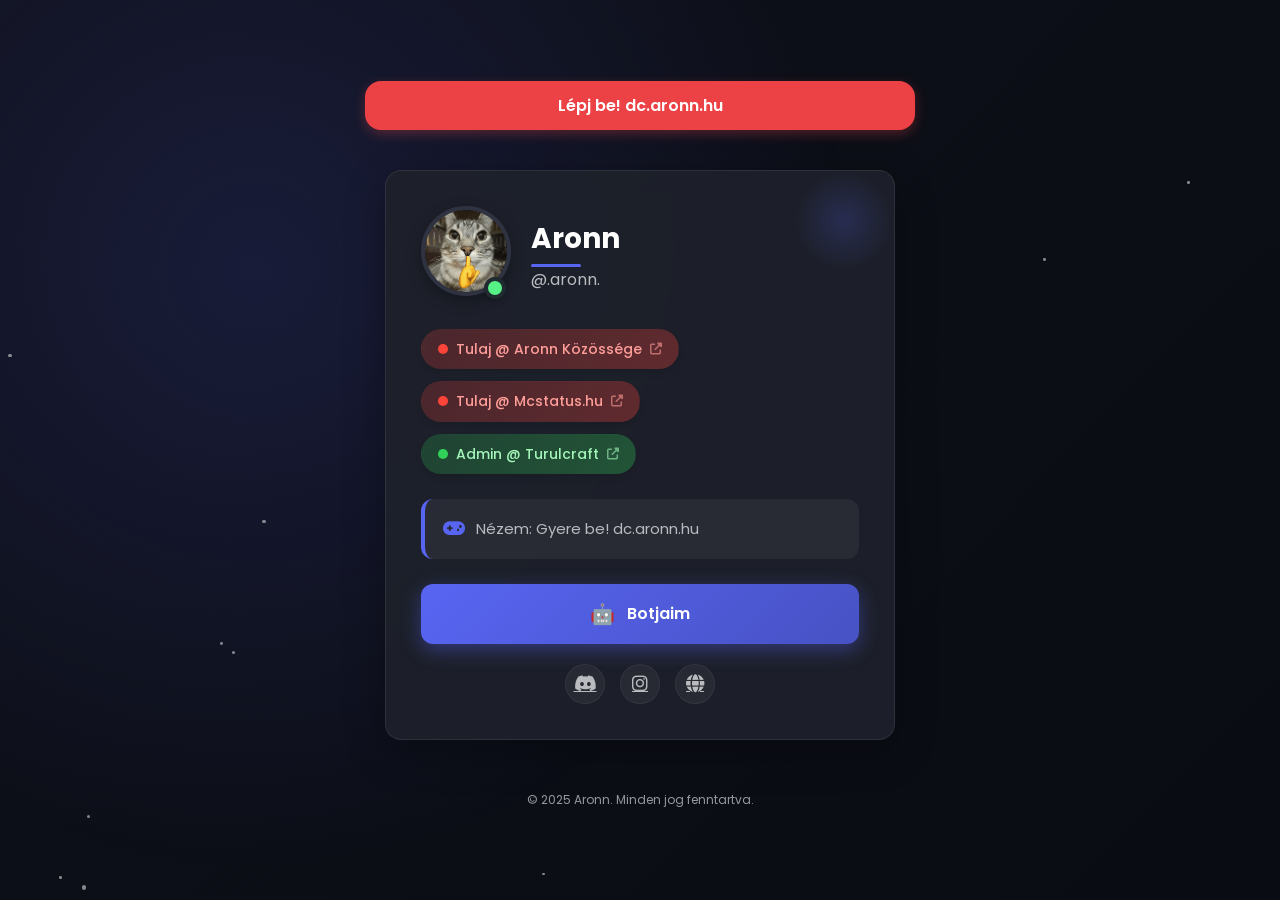
<file: index.html>
<!DOCTYPE html>
<html lang="hu">
<head>
  <meta charset="UTF-8">
  <meta name="viewport" content="width=device-width, initial-scale=1.0">
  <title>Aronn | dc.aronn.hu</title>
  <link rel="icon" href="aronn.png" type="image/png">
  <link rel="alternate" type="application/json+oembed" href="https://aronn.hu/oembed.json" title="Aronn">
  <link rel="stylesheet" href="https://cdnjs.cloudflare.com/ajax/libs/font-awesome/6.4.0/css/all.min.css">
  <link href="https://fonts.googleapis.com/css2?family=Poppins:wght@300;400;500;600;700&display=swap" rel="stylesheet">
</head>

<style>
:root {
  --primary: #5865f2;
  --primary-dark: #4752c4;
  --secondary: #57f287;
  --danger: #ed4245;
  --warning: #faa61a;
  --text-primary: #ffffff;
  --text-secondary: #b9bbbe;
  --bg-dark: #0f111a;
  --bg-darker: #0a0c14;
  --bg-card: rgba(30, 33, 43, 0.95);
  --border-radius: 16px;
  --transition: all 0.3s cubic-bezier(0.25, 0.8, 0.25, 1);
}

* {
  margin: 0;
  padding: 0;
  box-sizing: border-box;
  font-family: 'Poppins', 'Segoe UI', Tahoma, Geneva, Verdana, sans-serif;
}

body {
  background: linear-gradient(135deg, var(--bg-dark) 0%, var(--bg-darker) 100%);
  min-height: 100vh;
  display: flex;
  flex-direction: column;
  align-items: center;
  justify-content: center;
  color: var(--text-primary);
  line-height: 1.6;
  overflow-x: hidden;
  position: relative;
}

body::before {
  content: '';
  position: fixed;
  top: 0;
  left: 0;
  width: 100%;
  height: 100%;
  background: radial-gradient(circle at 20% 30%, rgba(88, 101, 242, 0.15) 0%, transparent 50%);
  z-index: -1;
}

.header {
  background-color: var(--danger);
  color: white;
  padding: 12px 20px;
  border-radius: var(--border-radius);
  margin-bottom: 20px;
  text-align: center;
  font-weight: 600;
  box-shadow: 0 4px 12px rgba(237, 66, 69, 0.3);
  width: 100%;
  max-width: 550px;
  animation: fadeIn 0.8s ease-out;
}

.footer {
  margin-top: 20px;
  color: var(--text-secondary);
  font-size: 12px;
  text-align: center;
  width: 100%;
  padding: 10px;
  opacity: 0.8;
}

.container {
  padding: 20px;
  width: 100%;
  max-width: 550px !important;
  animation: fadeIn 0.8s ease-out;
}

.profile-card {
  background: var(--bg-card);
  border-radius: var(--border-radius);
  padding: 35px;
  box-shadow: 0 12px 40px rgba(0, 0, 0, 0.3);
  backdrop-filter: blur(12px);
  border: 1px solid rgba(255, 255, 255, 0.08);
  transition: var(--transition);
  position: relative;
  overflow: hidden;
}

.profile-card:hover {
  transform: translateY(-5px);
  box-shadow: 0 15px 45px rgba(0, 0, 0, 0.4);
}

.profile-card::after {
  content: '';
  position: absolute;
  top: 0;
  right: 0;
  width: 100px;
  height: 100px;
  background: radial-gradient(circle, rgba(88, 101, 242, 0.2) 0%, transparent 70%);
  z-index: -1;
}

.profile-header {
  display: flex;
  align-items: center;
  gap: 20px;
  margin-bottom: 25px;
  flex-wrap: wrap;
  position: relative;
}

.avatar-container {
  position: relative;
  transition: var(--transition);
}

.avatar {
  width: 90px;
  height: 90px;
  border-radius: 50%;
  border: 4px solid #2f3241;
  object-fit: cover;
  transition: var(--transition);
  box-shadow: 0 5px 15px rgba(0, 0, 0, 0.3);
}

.avatar-container:hover .avatar {
  transform: scale(1.05);
  box-shadow: 0 8px 25px rgba(0, 0, 0, 0.4);
}

.status {
  position: absolute;
  bottom: 5px;
  right: 5px;
  width: 22px;
  height: 22px;
  border-radius: 50%;
  border: 4px solid var(--bg-card);
  box-shadow: 0 2px 5px rgba(0, 0, 0, 0.2);
  transition: var(--transition);
}

.status.online {
  background-color: var(--secondary);
  animation: pulse 2s infinite;
}

.username {
  color: var(--text-primary);
  word-break: break-all;
  font-size: 28px;
  font-weight: 700;
  margin-bottom: 5px;
  position: relative;
  display: inline-block;
}

.username::after {
  content: '';
  position: absolute;
  bottom: -5px;
  left: 0;
  width: 50px;
  height: 3px;
  background: var(--primary);
  border-radius: 3px;
  transition: width 0.3s ease;
}

.username:hover::after {
  width: 100%;
}

.user-tag {
  color: var(--text-secondary);
  font-size: 16px;
  font-weight: 400;
}

.roles {
  display: flex;
  flex-wrap: wrap;
  gap: 12px;
  margin-bottom: 25px;
}

.role {
  padding: 8px 16px;
  border-radius: 20px;
  font-size: 14px;
  font-weight: 500;
  display: flex;
  align-items: center;
  gap: 8px;
  color: white;
  text-decoration: none;
  transition: var(--transition);
  box-shadow: 0 4px 6px rgba(0, 0, 0, 0.1);
  border: 1px solid transparent;
}

.role:hover {
  transform: translateY(-3px);
  box-shadow: 0 7px 14px rgba(0, 0, 0, 0.2);
  border-color: rgba(255, 255, 255, 0.1);
}

.role-dot {
  width: 10px;
  height: 10px;
  border-radius: 50%;
  flex-shrink: 0;
}

.role.owner {
  background: linear-gradient(135deg, rgba(255, 69, 58, 0.2) 0%, rgba(255, 69, 58, 0.3) 100%);
  color: #ff9e99;
}
.role.owner .role-dot {
  background: #ff453a;
}

.role.admin {
  background: linear-gradient(135deg, rgba(48, 209, 88, 0.2) 0%, rgba(48, 209, 88, 0.3) 100%);
  color: #a3f5b9;
}
.role.admin .role-dot {
  background: #30d158;
}

.role.staff {
  background: linear-gradient(135deg, rgba(94, 92, 230, 0.2) 0%, rgba(94, 92, 230, 0.3) 100%);
  color: #c1c0f5;
}
.role.staff .role-dot {
  background: #5e5ce6;
}

.role.developer {
  background: linear-gradient(135deg, rgba(255, 146, 43, 0.2) 0%, rgba(255, 146, 43, 0.3) 100%);
  color: #ffd3a7;
}
.role.developer .role-dot {
  background: #ff922b;
}

.role.moderator {
  background: linear-gradient(135deg, rgba(66, 135, 245, 0.2) 0%, rgba(66, 135, 245, 0.3) 100%);
  color: #a8c9f8;
}
.role.moderator .role-dot {
  background: #4287f5;
}

.role.helper {
  background: linear-gradient(135deg, rgba(190, 75, 219, 0.2) 0%, rgba(190, 75, 219, 0.3) 100%);
  color: #e4b0f0;
}
.role.helper .role-dot {
  background: #be4bdb;
}

.status-message {
  margin-top: 20px;
  padding: 18px;
  background: rgba(255, 255, 255, 0.05);
  border-radius: 12px;
  color: var(--text-secondary);
  font-size: 15px;
  border-left: 4px solid var(--primary);
  transition: var(--transition);
}

.status-message:hover {
  background: rgba(255, 255, 255, 0.08);
  transform: translateX(5px);
}

.status-message p {
  transition: opacity 0.3s ease;
  display: flex;
  align-items: center;
  gap: 10px;
}

.status-message i {
  font-size: 18px;
  color: var(--primary);
}

.buttons {
  display: flex;
  flex-direction: column;
  gap: 15px;
  margin-top: 25px;
}

.aronn-bots-button {
  display: flex;
  align-items: center;
  justify-content: center;
  gap: 12px;
  padding: 14px 24px;
  background: linear-gradient(135deg, var(--primary) 0%, var(--primary-dark) 100%);
  border-radius: 12px;
  color: white;
  text-decoration: none;
  font-weight: 600;
  font-size: 16px;
  transition: var(--transition);
  border: none;
  cursor: pointer;
  box-shadow: 0 6px 20px rgba(88, 101, 242, 0.4);
  position: relative;
  overflow: hidden;
}

.aronn-bots-button::before {
  content: '';
  position: absolute;
  top: 0;
  left: -100%;
  width: 100%;
  height: 100%;
  background: linear-gradient(90deg, transparent, rgba(255, 255, 255, 0.2), transparent);
  transition: 0.5s;
}

.aronn-bots-button:hover {
  transform: translateY(-3px);
  box-shadow: 0 8px 25px rgba(88, 101, 242, 0.6);
}

.aronn-bots-button:hover::before {
  left: 100%;
}

.aronn-bots-button:active {
  transform: translateY(1px);
  box-shadow: 0 4px 15px rgba(88, 101, 242, 0.4);
}

.button-icon {
  font-size: 20px;
}

.social-links {
  display: flex;
  gap: 15px;
  margin-top: 20px;
  justify-content: center;
}

.social-link {
  width: 40px;
  height: 40px;
  border-radius: 50%;
  display: flex;
  align-items: center;
  justify-content: center;
  background: rgba(255, 255, 255, 0.05);
  color: var(--text-secondary);
  font-size: 18px;
  transition: var(--transition);
  border: 1px solid rgba(255, 255, 255, 0.05);
}

.social-link:hover {
  background: rgba(255, 255, 255, 0.1);
  color: var(--text-primary);
  transform: translateY(-3px);
}

.social-link.discord:hover {
  background: #5865f2;
  color: white;
}

.social-link.github:hover {
  background: #333;
  color: white;
}

.social-link.twitter:hover {
  background: #1da1f2;
  color: white;
}

@keyframes fadeIn {
  from { opacity: 0; transform: translateY(20px); }
  to { opacity: 1; transform: translateY(0); }
}

@keyframes pulse {
  0% { box-shadow: 0 0 0 0 rgba(87, 242, 135, 0.7); }
  70% { box-shadow: 0 0 0 10px rgba(87, 242, 135, 0); }
  100% { box-shadow: 0 0 0 0 rgba(87, 242, 135, 0); }
}

@keyframes float {
  0%, 100% { transform: translateY(0); }
  50% { transform: translateY(-10px); }
}

@media (max-width: 480px) {
  .container {
    padding: 15px;
    max-width: 100%;
  }
  
  .profile-card {
    padding: 25px 20px;
  }
  
  .profile-header {
    flex-direction: column;
    text-align: center;
    gap: 15px;
  }
  
  .username {
    font-size: 24px;
    text-align: center;
  }
  
  .username::after {
    left: 50%;
    transform: translateX(-50%);
  }
  
  .roles {
    justify-content: center;
  }

  .aronn-bots-button {
    width: 100%;
    padding: 12px 20px;
    font-size: 15px;
  }
  
  .avatar {
    width: 80px;
    height: 80px;
  }

  .header {
    padding: 10px 15px;
    font-size: 14px;
    margin-bottom: 15px;
  }
}

@media (max-width: 350px) {
  .avatar {
    width: 70px;
    height: 70px;
  }
  
  .role {
    padding: 6px 12px;
    font-size: 12px;
  }
  
  .status-message {
    padding: 15px;
    font-size: 13px;
  }
  
  .username {
    font-size: 22px;
  }

  .header {
    padding: 8px 12px;
    font-size: 13px;
  }
}

@media (min-width: 481px) and (max-width: 768px) {
  .container {
    max-width: 90%;
  }
}

@media (orientation: landscape) and (max-height: 500px) {
  .container {
    padding: 10px;
    max-height: 90vh;
    overflow-y: auto;
  }
  
  .profile-card {
    padding: 20px;
  }

  .header {
    margin-bottom: 10px;
    padding: 8px 15px;
  }

  .footer {
    margin-top: 10px;
  }
}

.particle {
  position: fixed;
  background: rgba(255, 255, 255, 0.5);
  border-radius: 50%;
  z-index: -1;
  animation: float linear infinite;
}

@keyframes float {
  0% {
    transform: translateY(0) rotate(0deg);
    opacity: 1;
  }
  100% {
    transform: translateY(-100vh) rotate(360deg);
    opacity: 0;
  }
}
</style>

<body>
    <div class="header">Lépj be! dc.aronn.hu</div>
    <div class="container">
        <div class="profile-card">
            <div class="profile-header">
                <div class="avatar-container">
                    <img src="aronn.png" alt="Profile Picture" class="avatar">
                    <div class="status online"></div>
                </div>
                <div>
                    <h1 class="username">Aronn</h1>
                    <div class="user-tag">@.aronn.</div>
                </div>
            </div>
            <div class="roles">
                <a href="https://discord.com/invite/PpJtc4WsW5" target="_blank" class="role owner">
                    <span class="role-dot"></span>
                    <span>Tulaj @ Aronn Közössége</span>
                    <i class="fas fa-external-link-alt" style="margin-left: auto; opacity: 0.6; font-size: 12px;"></i>
                </a>
                <a href="https://discord.com/invite/tjcQnnJt8H" target="_blank" class="role owner">
                    <span class="role-dot"></span>
                    <span>Tulaj @ Mcstatus.hu</span>
                    <i class="fas fa-external-link-alt" style="margin-left: auto; opacity: 0.6; font-size: 12px;"></i>
                </a>
                <a href="https://discord.gg/wb8tPXDRf5" target="_blank" class="role admin">
                    <span class="role-dot"></span>
                    <span>Admin @ Turulcraft</span>
                    <i class="fas fa-external-link-alt" style="margin-left: auto; opacity: 0.6; font-size: 12px;"></i>
                </a>
            </div>
            <div class="status-message">
                <p><i class="fas fa-gamepad"></i> Nézem: Gyere be! dc.aronn.hu</p>
            </div>
            <div class="buttons">
                <a href="bots" class="aronn-bots-button">
                    <span class="button-icon">🤖</span>
                    <span>Botjaim</span>
                </a>
            </div>
            <div class="social-links">
                <a href="https://discord.com/users/1243611041062195255" target="_blank" class="social-link discord">
                    <i class="fab fa-discord"></i>
                </a>
                <a href="https://www.instagram.com/aronnhu/" target="_blank" class="social-link github">
                    <i class="fab fa-instagram"></i>
                </a>
                <a href="https://premium.aronn.hu" target="_blank" class="social-link twitter">
                    <i class="fas fa-globe"></i>
                </a>
            </div>
        </div>
    </div>
    <div class="footer">
        &copy; 2025 Aronn. Minden jog fenntartva.
    </div>
    
    <script>
        function createParticles() {
            const particles = 15;
            for (let i = 0; i < particles; i++) {
                const particle = document.createElement('div');
                particle.classList.add('particle');
                
                const size = Math.random() * 3 + 2;
                particle.style.width = `${size}px`;
                particle.style.height = `${size}px`;
                
                particle.style.left = `${Math.random() * 100}vw`;
                particle.style.top = `${Math.random() * 100}vh`;
                
                const duration = Math.random() * 10 + 10;
                particle.style.animationDuration = `${duration}s`;
                
                particle.style.animationDelay = `${Math.random() * 5}s`;
                
                document.body.appendChild(particle);
            }
        }
        
        window.addEventListener('load', createParticles);
        
        const statusMessages = [
            "🎮 Játékban: semmi :)",
            "💻 Nuker és spammer frissítése",
            "🌐 dc.aronn.hu",
            "🤖 gyere be"
        ];
        
        const statusElement = document.querySelector('.status-message p');
        let currentIndex = 0;
        
        function rotateStatus() {
            statusElement.style.opacity = 0;
            
            setTimeout(() => {
                currentIndex = (currentIndex + 1) % statusMessages.length;
                statusElement.textContent = statusMessages[currentIndex];
                statusElement.style.opacity = 1;
            }, 500);
        }
        
        setInterval(rotateStatus, 5000);
    </script>
</body>
</html>
</file>
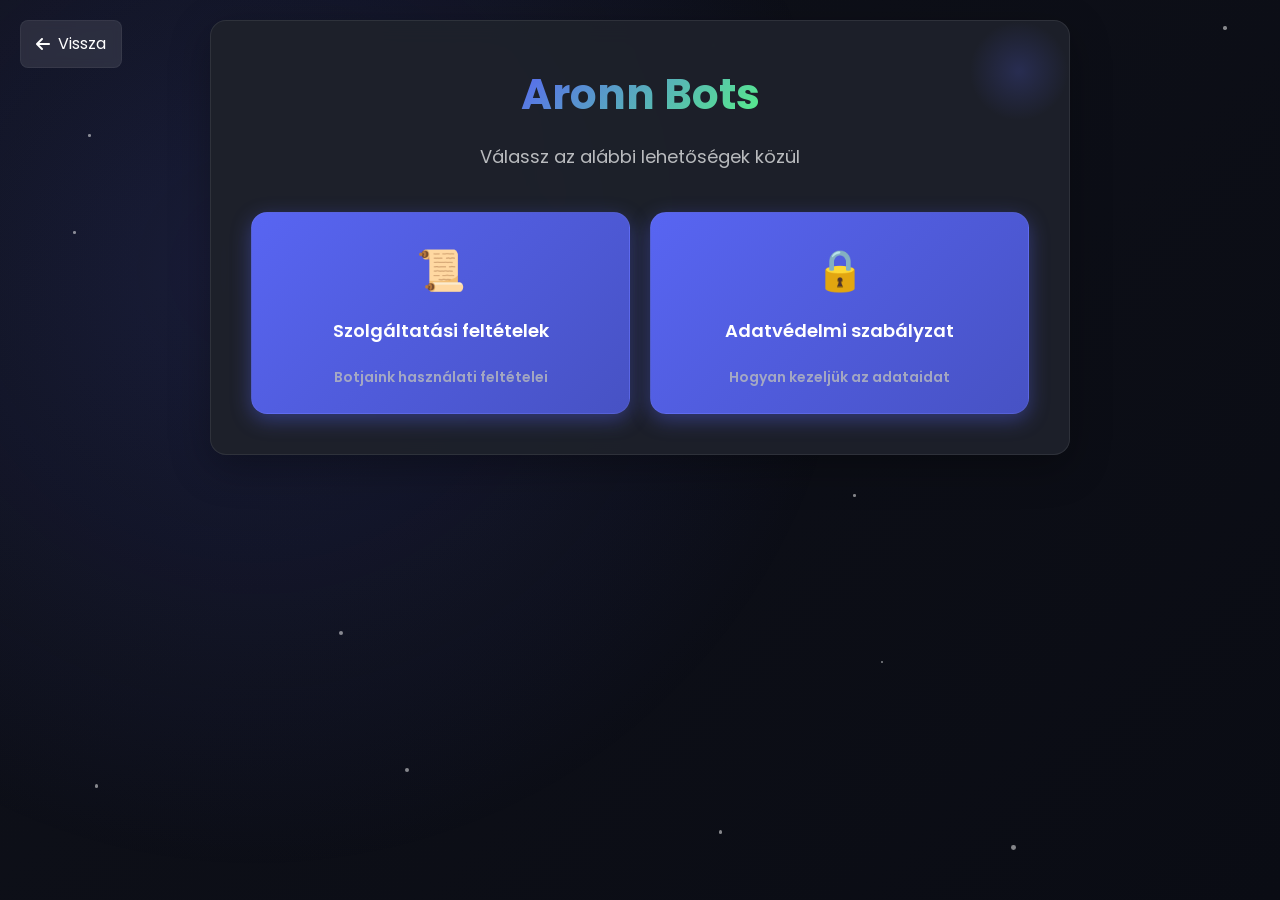
<file: bots/index.html>
<!DOCTYPE html>
<html lang="hu">
<head>
    <meta charset="UTF-8">
    <meta name="viewport" content="width=device-width, initial-scale=1.0">
    <title>Aronn Bots | Premium Discord Bots</title>
    <link rel="stylesheet" href="https://cdnjs.cloudflare.com/ajax/libs/font-awesome/6.4.0/css/all.min.css">
    <link href="https://fonts.googleapis.com/css2?family=Poppins:wght@300;400;500;600;700&display=swap" rel="stylesheet">
    <style>
        :root {
            --primary: #5865f2;
            --primary-dark: #4752c4;
            --secondary: #57f287;
            --danger: #ed4245;
            --warning: #faa61a;
            --text-primary: #ffffff;
            --text-secondary: #b9bbbe;
            --bg-dark: #0f111a;
            --bg-darker: #0a0c14;
            --bg-card: rgba(30, 33, 43, 0.95);
            --border-radius: 16px;
            --transition: all 0.3s cubic-bezier(0.25, 0.8, 0.25, 1);
        }

        * {
            margin: 0;
            padding: 0;
            box-sizing: border-box;
            font-family: 'Poppins', 'Segoe UI', Tahoma, Geneva, Verdana, sans-serif;
        }

        body {
            background: linear-gradient(135deg, var(--bg-dark) 0%, var(--bg-darker) 100%);
            min-height: 100vh;
            color: var(--text-primary);
            line-height: 1.6;
            overflow-x: hidden;
            position: relative;
        }

        body::before {
            content: '';
            position: fixed;
            top: 0;
            left: 0;
            width: 100%;
            height: 100%;
            background: radial-gradient(circle at 20% 30%, rgba(88, 101, 242, 0.15) 0%, transparent 50%);
            z-index: -1;
        }

        .container {
            padding: 20px;
            width: 100%;
            max-width: 900px;
            margin: 0 auto;
            animation: fadeIn 0.8s ease-out;
        }

        .back-button {
            position: fixed;
            top: 20px;
            left: 20px;
            color: white;
            text-decoration: none;
            font-size: 16px;
            display: flex;
            align-items: center;
            gap: 8px;
            padding: 10px 15px;
            background: rgba(255, 255, 255, 0.1);
            border-radius: 8px;
            transition: var(--transition);
            z-index: 100;
            backdrop-filter: blur(5px);
            border: 1px solid rgba(255, 255, 255, 0.05);
        }

        .back-button:hover {
            background: rgba(255, 255, 255, 0.2);
            transform: translateX(-3px);
        }

        .bots-card {
            background: var(--bg-card);
            border-radius: var(--border-radius);
            padding: 40px;
            box-shadow: 0 12px 40px rgba(0, 0, 0, 0.3);
            backdrop-filter: blur(12px);
            border: 1px solid rgba(255, 255, 255, 0.08);
            transition: var(--transition);
            position: relative;
            overflow: hidden;
        }

        .bots-card::after {
            content: '';
            position: absolute;
            top: 0;
            right: 0;
            width: 100px;
            height: 100px;
            background: radial-gradient(circle, rgba(88, 101, 242, 0.2) 0%, transparent 70%);
            z-index: -1;
        }

        .header {
            text-align: center;
            margin-bottom: 40px;
            position: relative;
        }

        .header h1 {
            color: var(--text-primary);
            font-size: 42px;
            font-weight: 700;
            margin-bottom: 15px;
            background: linear-gradient(135deg, var(--primary) 0%, var(--secondary) 100%);
            -webkit-background-clip: text;
            -webkit-text-fill-color: transparent;
            display: inline-block;
        }

        .header p {
            color: var(--text-secondary);
            font-size: 18px;
            max-width: 600px;
            margin: 0 auto;
        }

        .buttons-container {
            display: grid;
            grid-template-columns: repeat(auto-fit, minmax(250px, 1fr));
            gap: 20px;
            width: 100%;
        }

        .bot-button {
            padding: 25px;
            border-radius: var(--border-radius);
            color: white;
            text-decoration: none;
            text-align: center;
            font-weight: 600;
            font-size: 18px;
            transition: var(--transition);
            border: none;
            cursor: pointer;
            box-shadow: 0 6px 20px rgba(0, 0, 0, 0.2);
            display: flex;
            flex-direction: column;
            align-items: center;
            gap: 15px;
            position: relative;
            overflow: hidden;
            border: 1px solid rgba(255, 255, 255, 0.05);
            background: rgba(255, 255, 255, 0.05);
        }

        .bot-button::before {
            content: '';
            position: absolute;
            top: 0;
            left: -100%;
            width: 100%;
            height: 100%;
            background: linear-gradient(90deg, transparent, rgba(255, 255, 255, 0.1), transparent);
            transition: 0.5s;
        }

        .bot-button:hover {
            transform: translateY(-5px);
            box-shadow: 0 10px 25px rgba(0, 0, 0, 0.3);
            background: rgba(255, 255, 255, 0.1);
        }

        .bot-button:hover::before {
            left: 100%;
        }

        .bot-button:active {
            transform: translateY(2px);
        }

        .bot-button.primary {
            background: linear-gradient(135deg, var(--primary) 0%, var(--primary-dark) 100%);
            box-shadow: 0 6px 20px rgba(88, 101, 242, 0.4);
        }

        .bot-button.primary:hover {
            background: linear-gradient(135deg, var(--primary-dark) 0%, #3a45a8 100%);
        }

        .bot-button.secondary {
            background: linear-gradient(135deg, #2b2d42 0%, #1a1c2c 100%);
        }

        .bot-button.secondary:hover {
            background: linear-gradient(135deg, #1a1c2c 0%, #0f111a 100%);
        }

        .button-icon {
            font-size: 40px;
            transition: var(--transition);
        }

        .bot-button:hover .button-icon {
            transform: scale(1.1);
        }

        .bot-description {
            color: var(--text-secondary);
            font-size: 14px;
            margin-top: 5px;
            opacity: 0.8;
        }

        @keyframes fadeIn {
            from { opacity: 0; transform: translateY(20px); }
            to { opacity: 1; transform: translateY(0); }
        }

        @keyframes float {
            0%, 100% { transform: translateY(0); }
            50% { transform: translateY(-10px); }
        }

        .particle {
            position: fixed;
            background: rgba(255, 255, 255, 0.5);
            border-radius: 50%;
            z-index: -1;
            animation: float linear infinite;
        }

        @media (max-width: 768px) {
            .container {
                padding: 15px;
            }

            .bots-card {
                padding: 30px 20px;
            }

            .header h1 {
                font-size: 32px;
            }

            .header p {
                font-size: 16px;
            }

            .buttons-container {
                grid-template-columns: 1fr;
            }

            .bot-button {
                padding: 20px;
            }
        }

        @media (max-width: 480px) {
            .back-button {
                top: 10px;
                left: 10px;
                font-size: 14px;
            }

            .header h1 {
                font-size: 28px;
            }

            .button-icon {
                font-size: 32px;
            }
        }
    </style>
</head>
<body>
    <a href="../" class="back-button">
        <i class="fas fa-arrow-left"></i>
        <span>Vissza</span>
    </a>
    <div class="container">
        <div class="bots-card">
            <div class="header">
                <h1>Aronn Bots</h1>
                <p>Válassz az alábbi lehetőségek közül</p>
            </div>
            <div class="buttons-container">
                <a href="terms-of-service" class="bot-button primary">
                    <span class="button-icon">📜</span>
                    <span>Szolgáltatási feltételek</span>
                    <span class="bot-description">Botjaink használati feltételei</span>
                </a>
                <a href="privacy-policy" class="bot-button primary">
                    <span class="button-icon">🔒</span>
                    <span>Adatvédelmi szabályzat</span>
                    <span class="bot-description">Hogyan kezeljük az adataidat</span>
                </a>
            </div>
        </div>
    </div>

    <script>
        function createParticles() {
            const particles = 15;
            for (let i = 0; i < particles; i++) {
                const particle = document.createElement('div');
                particle.classList.add('particle');
                
                const size = Math.random() * 3 + 2;
                particle.style.width = `${size}px`;
                particle.style.height = `${size}px`;
                
                particle.style.left = `${Math.random() * 100}vw`;
                particle.style.top = `${Math.random() * 100}vh`;
                
                const duration = Math.random() * 10 + 10;
                particle.style.animationDuration = `${duration}s`;
                
                particle.style.animationDelay = `${Math.random() * 5}s`;
                
                document.body.appendChild(particle);
            }
        }
        
        window.addEventListener('load', createParticles);
    </script>
</body>
</html>
</file>
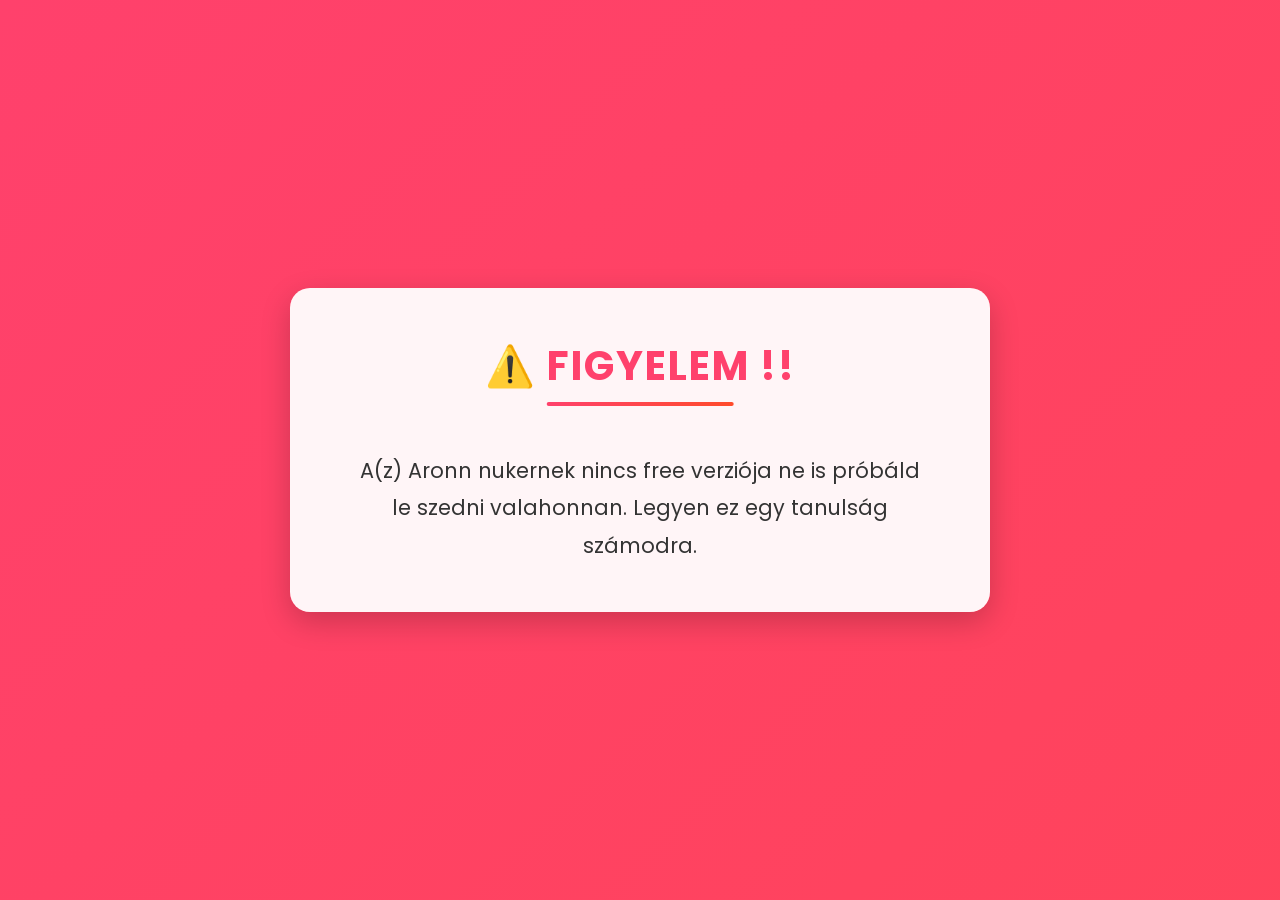
<file: szopcsi.html>
<!DOCTYPE html>
<html lang="hu">
<head>
    <meta charset="UTF-8">
    <meta name="viewport" content="width=device-width, initial-scale=1.0">
    <title>Figyelmeztetés</title>
    <link href="https://fonts.googleapis.com/css2?family=Poppins:wght@400;600;700&display=swap" rel="stylesheet">
    <style>
        * {
            margin: 0;
            padding: 0;
            box-sizing: border-box;
        }

        body {
            margin: 0;
            padding: 0;
            display: flex;
            justify-content: center;
            align-items: center;
            min-height: 100vh;
            background: linear-gradient(135deg, #ff416c, #ff4b2b);
            font-family: 'Poppins', sans-serif;
            animation: gradientBG 15s ease infinite;
            background-size: 400% 400%;
        }

        @keyframes gradientBG {
            0% { background-position: 0% 50% }
            50% { background-position: 100% 50% }
            100% { background-position: 0% 50% }
        }

        .warning-container {
            background-color: rgba(255, 255, 255, 0.95);
            padding: 3rem;
            border-radius: 20px;
            box-shadow: 0 10px 30px rgba(0, 0, 0, 0.2);
            max-width: 700px;
            margin: 20px;
            text-align: center;
            transform: translateY(0);
            transition: transform 0.3s ease;
            animation: fadeIn 1s ease-out;
        }

        .warning-container:hover {
            transform: translateY(-5px);
        }

        @keyframes fadeIn {
            from { opacity: 0; transform: translateY(20px); }
            to { opacity: 1; transform: translateY(0); }
        }

        h1 {
            color: #ff416c;
            margin-bottom: 1.5rem;
            font-size: 2.5rem;
            font-weight: 700;
            text-transform: uppercase;
            letter-spacing: 2px;
            position: relative;
            display: inline-block;
        }

        h1::after {
            content: '';
            position: absolute;
            bottom: -10px;
            left: 50%;
            transform: translateX(-50%);
            width: 60%;
            height: 4px;
            background: linear-gradient(to right, #ff416c, #ff4b2b);
            border-radius: 2px;
        }

        p {
            font-size: 1.3rem;
            line-height: 1.8;
            color: #333;
            margin-top: 2rem;
            padding: 0 1rem;
        }

        @media (max-width: 600px) {
            .warning-container {
                padding: 2rem;
                margin: 15px;
            }

            h1 {
                font-size: 2rem;
            }

            p {
                font-size: 1.1rem;
                line-height: 1.6;
            }
        }
    </style>
</head>
<body>
    <div class="warning-container">
        <h1>⚠️ FIGYELEM !!</h1>
        <p>A(z) Aronn nukernek nincs free verziója ne is próbáld le szedni valahonnan. Legyen ez egy tanulság számodra.</p>
    </div>
</body>
</html>
</file>
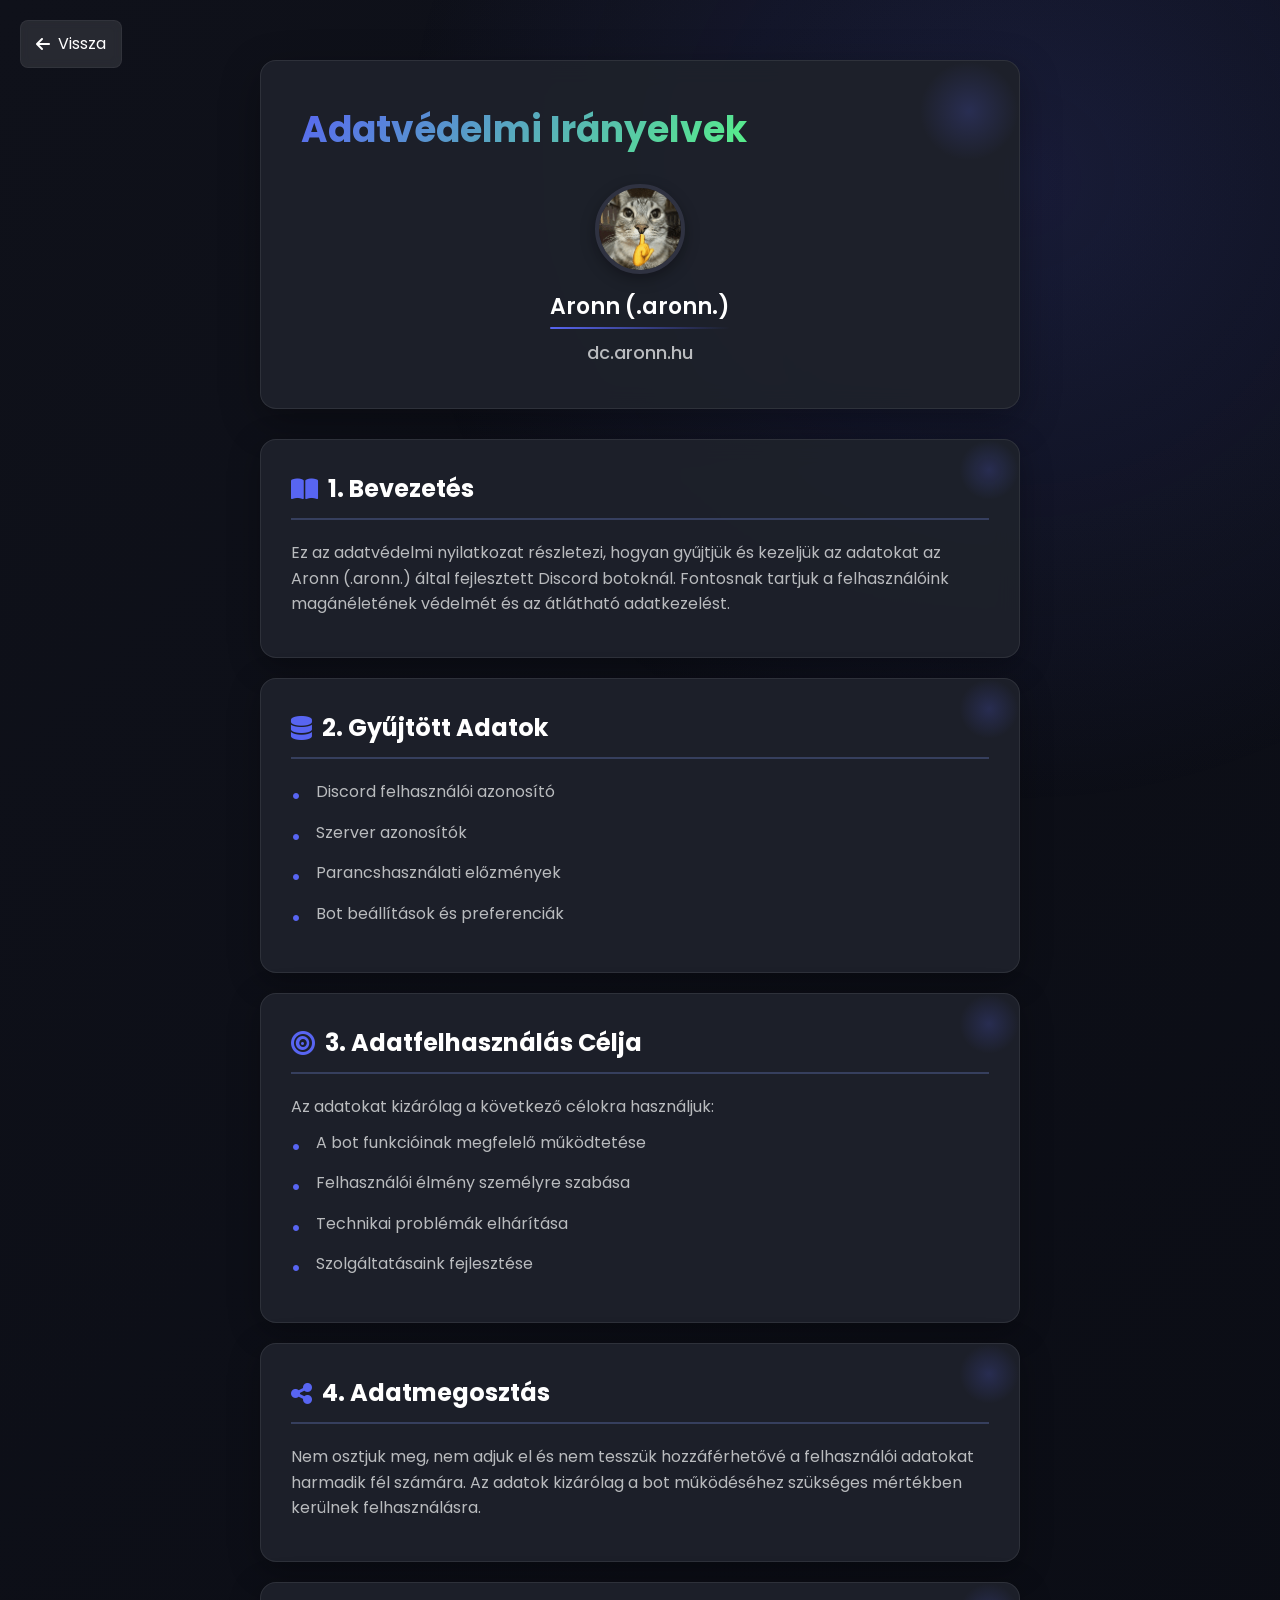
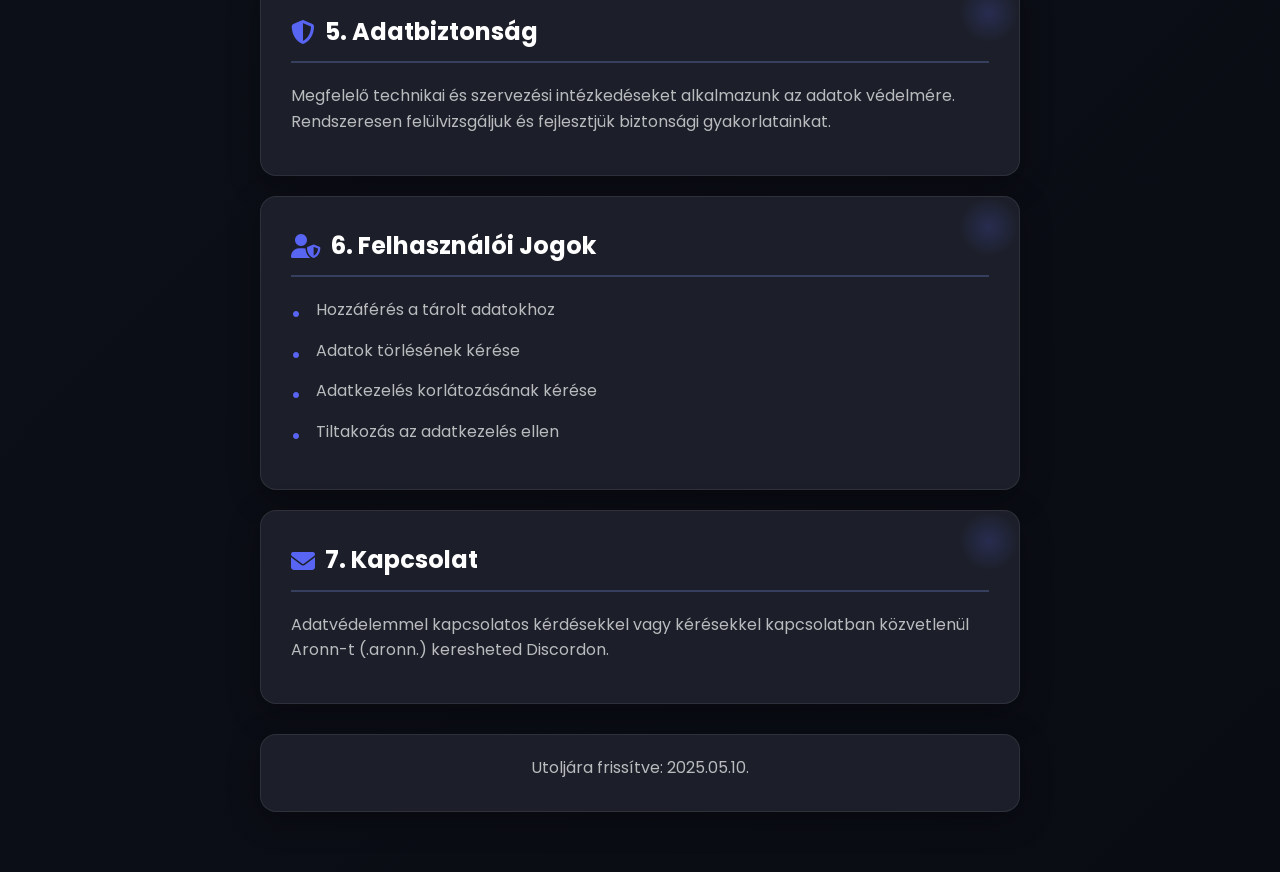
<file: bots/privacy-policy.html>
<!DOCTYPE html>
<html lang="hu">
<head>
    <meta charset="UTF-8">
    <meta name="viewport" content="width=device-width, initial-scale=1.0">
    <title>Adatvédelmi Irányelvek - Aronn Botjai</title>
    <link rel="stylesheet" href="https://cdnjs.cloudflare.com/ajax/libs/font-awesome/6.4.0/css/all.min.css">
    <link href="https://fonts.googleapis.com/css2?family=Poppins:wght@300;400;500;600;700&display=swap" rel="stylesheet">
    <style>
        :root {
            --primary: #5865f2;
            --primary-dark: #4752c4;
            --secondary: #57f287;
            --danger: #ed4245;
            --warning: #faa61a;
            --text-primary: #ffffff;
            --text-secondary: #b9bbbe;
            --bg-dark: #0f111a;
            --bg-darker: #0a0c14;
            --bg-card: rgba(30, 33, 43, 0.95);
            --border-radius: 16px;
            --transition: all 0.3s cubic-bezier(0.25, 0.8, 0.25, 1);
        }

        * {
            margin: 0;
            padding: 0;
            box-sizing: border-box;
            font-family: 'Poppins', 'Segoe UI', Tahoma, Geneva, Verdana, sans-serif;
        }

        body {
            background: linear-gradient(135deg, var(--bg-dark) 0%, var(--bg-darker) 100%);
            min-height: 100vh;
            padding: 40px 0;
            color: var(--text-primary);
            line-height: 1.6;
            position: relative;
        }

        body::before {
            content: '';
            position: fixed;
            top: 0;
            left: 0;
            width: 100%;
            height: 100%;
            background: radial-gradient(circle at 80% 20%, rgba(88, 101, 242, 0.15) 0%, transparent 50%);
            z-index: -1;
        }

        ::-webkit-scrollbar {
            width: 8px;
        }

        ::-webkit-scrollbar-track {
            background: var(--bg-card);
        }

        ::-webkit-scrollbar-thumb {
            background: linear-gradient(135deg, var(--primary) 0%, var(--primary-dark) 100%);
            border-radius: 4px;
        }

        .container {
            max-width: 800px;
            margin: 0 auto;
            padding: 20px;
            animation: fadeIn 0.8s ease-out;
        }

        .back-button {
            position: fixed;
            top: 20px;
            left: 20px;
            color: white;
            text-decoration: none;
            font-size: 16px;
            display: flex;
            align-items: center;
            gap: 8px;
            padding: 10px 15px;
            background: rgba(255, 255, 255, 0.1);
            border-radius: 8px;
            transition: var(--transition);
            z-index: 100;
            backdrop-filter: blur(5px);
            border: 1px solid rgba(255, 255, 255, 0.05);
        }

        .back-button:hover {
            background: rgba(255, 255, 255, 0.2);
            transform: translateX(-3px);
        }

        header {
            background: var(--bg-card);
            border-radius: var(--border-radius);
            padding: 40px;
            margin-bottom: 30px;
            box-shadow: 0 12px 40px rgba(0, 0, 0, 0.3);
            backdrop-filter: blur(12px);
            border: 1px solid rgba(255, 255, 255, 0.08);
            position: relative;
            overflow: hidden;
        }

        header::after {
            content: '';
            position: absolute;
            top: 0;
            right: 0;
            width: 100px;
            height: 100px;
            background: radial-gradient(circle, rgba(88, 101, 242, 0.2) 0%, transparent 70%);
            z-index: -1;
        }

        .profile-section {
            display: flex;
            flex-direction: column;
            align-items: center;
            gap: 15px;
            margin-top: 25px;
        }

        .profile-picture {
            width: 90px;
            height: 90px;
            border-radius: 50%;
            border: 4px solid #2f3241;
            object-fit: cover;
            box-shadow: 0 5px 15px rgba(0, 0, 0, 0.3);
            transition: var(--transition);
        }

        .profile-picture:hover {
            transform: scale(1.05);
            box-shadow: 0 8px 25px rgba(0, 0, 0, 0.4);
        }

        h1 {
            color: var(--text-primary);
            text-align: center;
            font-size: 36px;
            font-weight: 700;
            background: linear-gradient(135deg, var(--primary) 0%, var(--secondary) 100%);
            -webkit-background-clip: text;
            -webkit-text-fill-color: transparent;
            display: inline-block;
        }

        h3 {
            color: var(--text-secondary);
            font-size: 18px;
            font-weight: 500;
        }

        .owner-info {
            color: var(--text-primary);
            font-size: 22px;
            font-weight: 600;
            position: relative;
            display: inline-block;
        }

        .owner-info::after {
            content: '';
            position: absolute;
            bottom: -5px;
            left: 0;
            width: 100%;
            height: 2px;
            background: linear-gradient(90deg, var(--primary), transparent);
            border-radius: 2px;
        }

        .section {
            background: var(--bg-card);
            border-radius: var(--border-radius);
            padding: 30px;
            margin-bottom: 20px;
            box-shadow: 0 8px 32px rgba(0, 0, 0, 0.3);
            backdrop-filter: blur(12px);
            border: 1px solid rgba(255, 255, 255, 0.08);
            transition: var(--transition);
            position: relative;
            overflow: hidden;
        }

        .section:hover {
            transform: translateY(-5px);
            box-shadow: 0 12px 40px rgba(0, 0, 0, 0.4);
        }

        .section::after {
            content: '';
            position: absolute;
            top: 0;
            right: 0;
            width: 60px;
            height: 60px;
            background: radial-gradient(circle, rgba(88, 101, 242, 0.2) 0%, transparent 70%);
            z-index: -1;
        }

        h2 {
            color: var(--text-primary);
            font-size: 24px;
            margin-bottom: 20px;
            padding-bottom: 10px;
            border-bottom: 2px solid rgba(114, 137, 218, 0.3);
            display: flex;
            align-items: center;
            gap: 10px;
        }

        h2 i {
            color: var(--primary);
        }

        p, li {
            color: var(--text-secondary);
            line-height: 1.6;
            margin-bottom: 10px;
        }

        ul {
            list-style-type: none;
            padding-left: 0;
        }

        li {
            position: relative;
            padding-left: 25px;
            margin-bottom: 15px;
        }

        li:before {
            content: "•";
            color: var(--primary);
            font-size: 1.5em;
            position: absolute;
            left: 0;
            top: -2px;
        }

        .footer {
            text-align: center;
            padding: 20px;
            color: var(--text-secondary);
            background: var(--bg-card);
            border-radius: var(--border-radius);
            margin-top: 30px;
            box-shadow: 0 8px 32px rgba(0, 0, 0, 0.3);
            backdrop-filter: blur(12px);
            border: 1px solid rgba(255, 255, 255, 0.08);
        }

        @keyframes fadeIn {
            from { opacity: 0; transform: translateY(20px); }
            to { opacity: 1; transform: translateY(0); }
        }

        @media (max-width: 768px) {
            body {
                padding: 20px 0;
            }

            .container {
                padding: 15px;
            }

            .back-button {
                top: 10px;
                left: 10px;
                font-size: 14px;
            }

            header {
                padding: 30px 20px;
            }

            .section {
                padding: 20px;
            }

            h1 {
                font-size: 28px;
            }

            h2 {
                font-size: 20px;
            }

            .profile-picture {
                width: 70px;
                height: 70px;
            }

            .owner-info {
                font-size: 18px;
            }
        }

        @media (max-width: 480px) {
            .profile-picture {
                width: 60px;
                height: 60px;
            }
        }
    </style>
</head>
<body>
    <a href="./" class="back-button">
        <i class="fas fa-arrow-left"></i>
        <span>Vissza</span>
    </a>
    <div class="container">
        <header>
            <h1>Adatvédelmi Irányelvek</h1>
            <div class="profile-section">
                <img class="profile-picture" src="../aronn.png" alt="Profilkép">
                <div class="owner-info">Aronn (.aronn.)</div>
                <h3>dc.aronn.hu</h3>
            </div>
        </header>

        <div class="section">
            <h2><i class="fas fa-book-open"></i> 1. Bevezetés</h2>
            <p>Ez az adatvédelmi nyilatkozat részletezi, hogyan gyűjtjük és kezeljük az adatokat az Aronn (.aronn.) által fejlesztett Discord botoknál. Fontosnak tartjuk a felhasználóink magánéletének védelmét és az átlátható adatkezelést.</p>
        </div>

        <div class="section">
            <h2><i class="fas fa-database"></i> 2. Gyűjtött Adatok</h2>
            <ul>
                <li>Discord felhasználói azonosító</li>
                <li>Szerver azonosítók</li>
                <li>Parancshasználati előzmények</li>
                <li>Bot beállítások és preferenciák</li>
            </ul>
        </div>

        <div class="section">
            <h2><i class="fas fa-bullseye"></i> 3. Adatfelhasználás Célja</h2>
            <p>Az adatokat kizárólag a következő célokra használjuk:</p>
            <ul>
                <li>A bot funkcióinak megfelelő működtetése</li>
                <li>Felhasználói élmény személyre szabása</li>
                <li>Technikai problémák elhárítása</li>
                <li>Szolgáltatásaink fejlesztése</li>
            </ul>
        </div>

        <div class="section">
            <h2><i class="fas fa-share-alt"></i> 4. Adatmegosztás</h2>
            <p>Nem osztjuk meg, nem adjuk el és nem tesszük hozzáférhetővé a felhasználói adatokat harmadik fél számára. Az adatok kizárólag a bot működéséhez szükséges mértékben kerülnek felhasználásra.</p>
        </div>

        <div class="section">
            <h2><i class="fas fa-shield-alt"></i> 5. Adatbiztonság</h2>
            <p>Megfelelő technikai és szervezési intézkedéseket alkalmazunk az adatok védelmére. Rendszeresen felülvizsgáljuk és fejlesztjük biztonsági gyakorlatainkat.</p>
        </div>

        <div class="section">
            <h2><i class="fas fa-user-shield"></i> 6. Felhasználói Jogok</h2>
            <ul>
                <li>Hozzáférés a tárolt adatokhoz</li>
                <li>Adatok törlésének kérése</li>
                <li>Adatkezelés korlátozásának kérése</li>
                <li>Tiltakozás az adatkezelés ellen</li>
            </ul>
        </div>

        <div class="section">
            <h2><i class="fas fa-envelope"></i> 7. Kapcsolat</h2>
            <p>Adatvédelemmel kapcsolatos kérdésekkel vagy kérésekkel kapcsolatban közvetlenül Aronn-t (.aronn.) keresheted Discordon.</p>
        </div>

        <div class="footer">
            <p>Utoljára frissítve: 2025.05.10.</p>
        </div>
    </div>

    <script>
        document.getElementById('current-date').textContent = new Date().toLocaleDateString('hu-HU', {
            year: 'numeric',
            month: 'long',
            day: 'numeric'
        });

        function createParticles() {
            const particles = 15;
            for (let i = 0; i < particles; i++) {
                const particle = document.createElement('div');
                particle.classList.add('particle');
                
                const size = Math.random() * 3 + 2;
                particle.style.width = `${size}px`;
                particle.style.height = `${size}px`;
                
                particle.style.left = `${Math.random() * 100}vw`;
                particle.style.top = `${Math.random() * 100}vh`;
                
                const duration = Math.random() * 10 + 10;
                particle.style.animationDuration = `${duration}s`;
                
                particle.style.animationDelay = `${Math.random() * 5}s`;
                
                document.body.appendChild(particle);
            }
        }
        
        window.addEventListener('load', createParticles);
    </script>
</body>
</html>
</file>
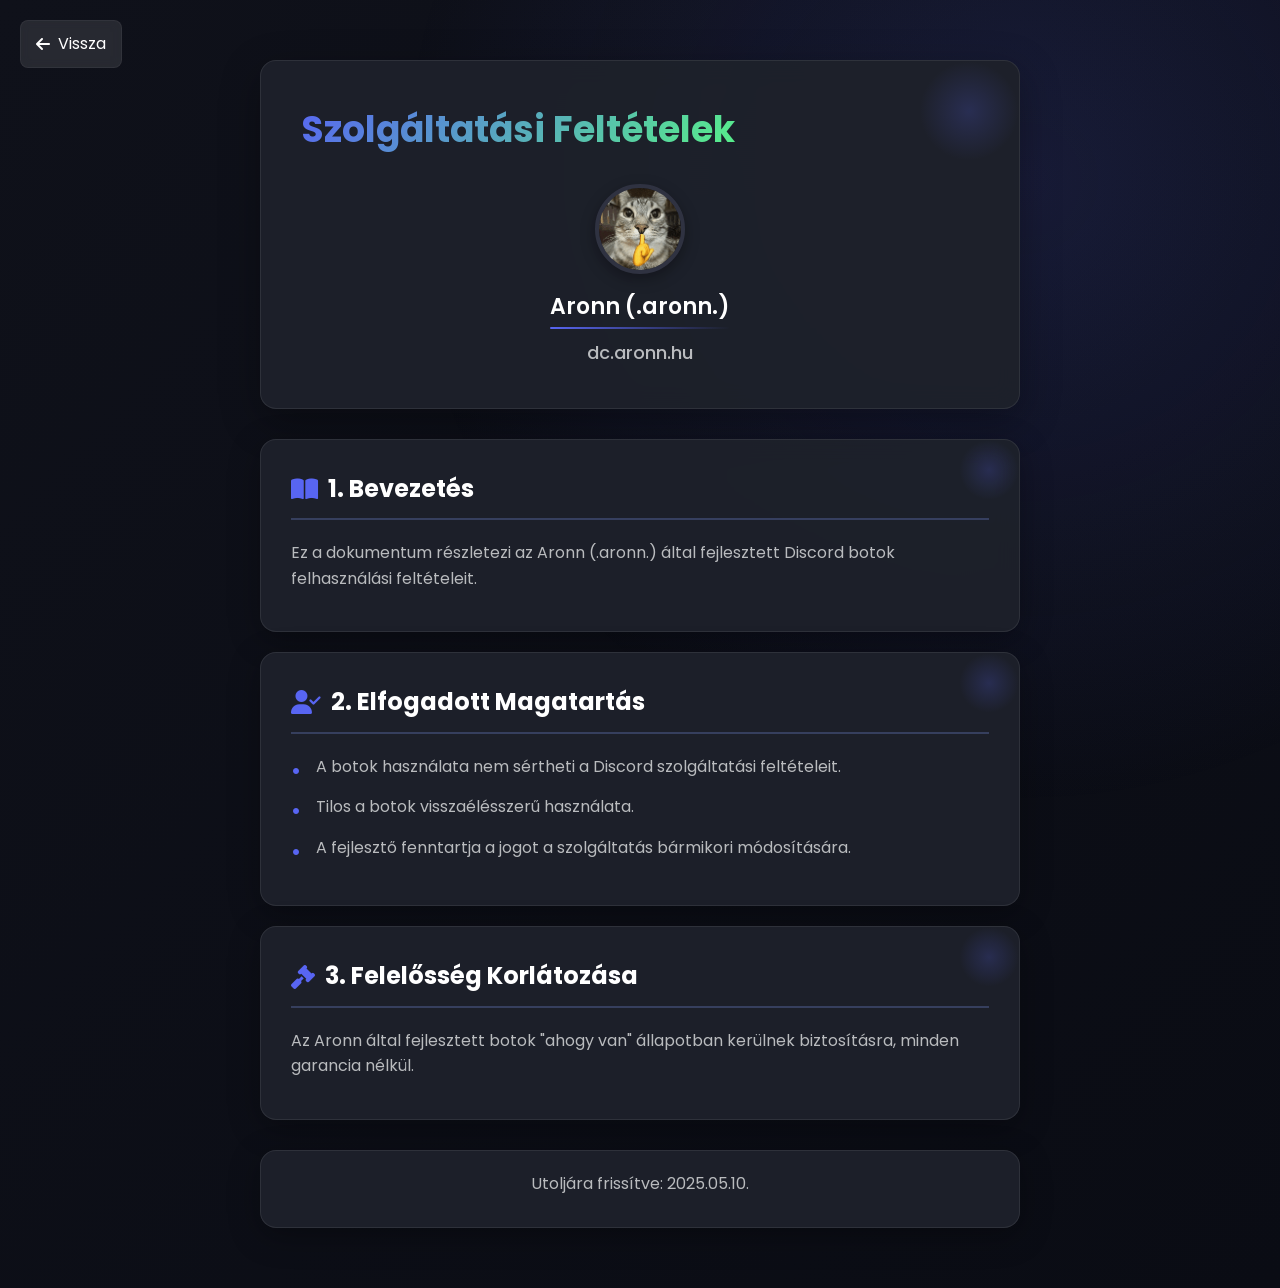
<file: bots/terms-of-service.html>
<!DOCTYPE html>
<html lang="hu">
<head>
    <meta charset="UTF-8">
    <meta name="viewport" content="width=device-width, initial-scale=1.0">
    <title>Szolgáltatási Feltételek - Aronn Botjai</title>
    <link rel="stylesheet" href="https://cdnjs.cloudflare.com/ajax/libs/font-awesome/6.4.0/css/all.min.css">
    <link href="https://fonts.googleapis.com/css2?family=Poppins:wght@300;400;500;600;700&display=swap" rel="stylesheet">
    <style>
        :root {
            --primary: #5865f2;
            --primary-dark: #4752c4;
            --secondary: #57f287;
            --danger: #ed4245;
            --warning: #faa61a;
            --text-primary: #ffffff;
            --text-secondary: #b9bbbe;
            --bg-dark: #0f111a;
            --bg-darker: #0a0c14;
            --bg-card: rgba(30, 33, 43, 0.95);
            --border-radius: 16px;
            --transition: all 0.3s cubic-bezier(0.25, 0.8, 0.25, 1);
        }

        * {
            margin: 0;
            padding: 0;
            box-sizing: border-box;
            font-family: 'Poppins', 'Segoe UI', Tahoma, Geneva, Verdana, sans-serif;
        }

        body {
            background: linear-gradient(135deg, var(--bg-dark) 0%, var(--bg-darker) 100%);
            min-height: 100vh;
            padding: 40px 0;
            color: var(--text-primary);
            line-height: 1.6;
            position: relative;
        }

        body::before {
            content: '';
            position: fixed;
            top: 0;
            left: 0;
            width: 100%;
            height: 100%;
            background: radial-gradient(circle at 80% 20%, rgba(88, 101, 242, 0.15) 0%, transparent 50%);
            z-index: -1;
        }

        ::-webkit-scrollbar {
            width: 8px;
        }

        ::-webkit-scrollbar-track {
            background: var(--bg-card);
        }

        ::-webkit-scrollbar-thumb {
            background: linear-gradient(135deg, var(--primary) 0%, var(--primary-dark) 100%);
            border-radius: 4px;
        }

        .container {
            max-width: 800px;
            margin: 0 auto;
            padding: 20px;
            animation: fadeIn 0.8s ease-out;
        }

        .back-button {
            position: fixed;
            top: 20px;
            left: 20px;
            color: white;
            text-decoration: none;
            font-size: 16px;
            display: flex;
            align-items: center;
            gap: 8px;
            padding: 10px 15px;
            background: rgba(255, 255, 255, 0.1);
            border-radius: 8px;
            transition: var(--transition);
            z-index: 100;
            backdrop-filter: blur(5px);
            border: 1px solid rgba(255, 255, 255, 0.05);
        }

        .back-button:hover {
            background: rgba(255, 255, 255, 0.2);
            transform: translateX(-3px);
        }

        header {
            background: var(--bg-card);
            border-radius: var(--border-radius);
            padding: 40px;
            margin-bottom: 30px;
            box-shadow: 0 12px 40px rgba(0, 0, 0, 0.3);
            backdrop-filter: blur(12px);
            border: 1px solid rgba(255, 255, 255, 0.08);
            position: relative;
            overflow: hidden;
        }

        header::after {
            content: '';
            position: absolute;
            top: 0;
            right: 0;
            width: 100px;
            height: 100px;
            background: radial-gradient(circle, rgba(88, 101, 242, 0.2) 0%, transparent 70%);
            z-index: -1;
        }

        .profile-section {
            display: flex;
            flex-direction: column;
            align-items: center;
            gap: 15px;
            margin-top: 25px;
        }

        .profile-picture {
            width: 90px;
            height: 90px;
            border-radius: 50%;
            border: 4px solid #2f3241;
            object-fit: cover;
            box-shadow: 0 5px 15px rgba(0, 0, 0, 0.3);
            transition: var(--transition);
        }

        .profile-picture:hover {
            transform: scale(1.05);
            box-shadow: 0 8px 25px rgba(0, 0, 0, 0.4);
        }

        h1 {
            color: var(--text-primary);
            text-align: center;
            font-size: 36px;
            font-weight: 700;
            background: linear-gradient(135deg, var(--primary) 0%, var(--secondary) 100%);
            -webkit-background-clip: text;
            -webkit-text-fill-color: transparent;
            display: inline-block;
        }

        h3 {
            color: var(--text-secondary);
            font-size: 18px;
            font-weight: 500;
        }

        .owner-info {
            color: var(--text-primary);
            font-size: 22px;
            font-weight: 600;
            position: relative;
            display: inline-block;
        }

        .owner-info::after {
            content: '';
            position: absolute;
            bottom: -5px;
            left: 0;
            width: 100%;
            height: 2px;
            background: linear-gradient(90deg, var(--primary), transparent);
            border-radius: 2px;
        }

        .section {
            background: var(--bg-card);
            border-radius: var(--border-radius);
            padding: 30px;
            margin-bottom: 20px;
            box-shadow: 0 8px 32px rgba(0, 0, 0, 0.3);
            backdrop-filter: blur(12px);
            border: 1px solid rgba(255, 255, 255, 0.08);
            transition: var(--transition);
            position: relative;
            overflow: hidden;
        }

        .section:hover {
            transform: translateY(-5px);
            box-shadow: 0 12px 40px rgba(0, 0, 0, 0.4);
        }

        .section::after {
            content: '';
            position: absolute;
            top: 0;
            right: 0;
            width: 60px;
            height: 60px;
            background: radial-gradient(circle, rgba(88, 101, 242, 0.2) 0%, transparent 70%);
            z-index: -1;
        }

        h2 {
            color: var(--text-primary);
            font-size: 24px;
            margin-bottom: 20px;
            padding-bottom: 10px;
            border-bottom: 2px solid rgba(114, 137, 218, 0.3);
            display: flex;
            align-items: center;
            gap: 10px;
        }

        h2 i {
            color: var(--primary);
        }

        p, li {
            color: var(--text-secondary);
            line-height: 1.6;
            margin-bottom: 10px;
        }

        ul {
            list-style-type: none;
            padding-left: 0;
        }

        li {
            position: relative;
            padding-left: 25px;
            margin-bottom: 15px;
        }

        li:before {
            content: "•";
            color: var(--primary);
            font-size: 1.5em;
            position: absolute;
            left: 0;
            top: -2px;
        }

        .footer {
            text-align: center;
            padding: 20px;
            color: var(--text-secondary);
            background: var(--bg-card);
            border-radius: var(--border-radius);
            margin-top: 30px;
            box-shadow: 0 8px 32px rgba(0, 0, 0, 0.3);
            backdrop-filter: blur(12px);
            border: 1px solid rgba(255, 255, 255, 0.08);
        }

        @keyframes fadeIn {
            from { opacity: 0; transform: translateY(20px); }
            to { opacity: 1; transform: translateY(0); }
        }

        @media (max-width: 768px) {
            body {
                padding: 20px 0;
            }

            .container {
                padding: 15px;
            }

            .back-button {
                top: 10px;
                left: 10px;
                font-size: 14px;
            }

            header {
                padding: 30px 20px;
            }

            .section {
                padding: 20px;
            }

            h1 {
                font-size: 28px;
            }

            h2 {
                font-size: 20px;
            }

            .profile-picture {
                width: 70px;
                height: 70px;
            }

            .owner-info {
                font-size: 18px;
            }
        }

        @media (max-width: 480px) {
            .profile-picture {
                width: 60px;
                height: 60px;
            }
        }
    </style>
</head>
<body>
    <a href="./" class="back-button">
        <i class="fas fa-arrow-left"></i>
        <span>Vissza</span>
    </a>
    <div class="container">
        <header>
            <h1>Szolgáltatási Feltételek</h1>
            <div class="profile-section">
                <img class="profile-picture" src="../aronn.png" alt="Profilkép">
                <div class="owner-info">Aronn (.aronn.)</div>
                <h3>dc.aronn.hu</h3>
            </div>
        </header>

        <div class="section">
            <h2><i class="fas fa-book-open"></i> 1. Bevezetés</h2>
            <p>Ez a dokumentum részletezi az Aronn (.aronn.) által fejlesztett Discord botok felhasználási feltételeit.</p>
        </div>

        <div class="section">
            <h2><i class="fas fa-user-check"></i> 2. Elfogadott Magatartás</h2>
            <ul>
                <li>A botok használata nem sértheti a Discord szolgáltatási feltételeit.</li>
                <li>Tilos a botok visszaélésszerű használata.</li>
                <li>A fejlesztő fenntartja a jogot a szolgáltatás bármikori módosítására.</li>
            </ul>
        </div>

        <div class="section">
            <h2><i class="fas fa-gavel"></i> 3. Felelősség Korlátozása</h2>
            <p>Az Aronn által fejlesztett botok "ahogy van" állapotban kerülnek biztosításra, minden garancia nélkül.</p>
        </div>

        <div class="footer">
            <p>Utoljára frissítve: 2025.05.10.</p>
        </div>
    </div>

    <script>
        document.getElementById('current-date').textContent = new Date().toLocaleDateString('hu-HU', {
            year: 'numeric',
            month: 'long',
            day: 'numeric'
        });

        function createParticles() {
            const particles = 15;
            for (let i = 0; i < particles; i++) {
                const particle = document.createElement('div');
                particle.classList.add('particle');
                
                const size = Math.random() * 3 + 2;
                particle.style.width = `${size}px`;
                particle.style.height = `${size}px`;
                
                particle.style.left = `${Math.random() * 100}vw`;
                particle.style.top = `${Math.random() * 100}vh`;
                
                const duration = Math.random() * 10 + 10;
                particle.style.animationDuration = `${duration}s`;
                
                particle.style.animationDelay = `${Math.random() * 5}s`;
                
                document.body.appendChild(particle);
            }
        }
        
        window.addEventListener('load', createParticles);
    </script>
</body>
</html>
</file>
